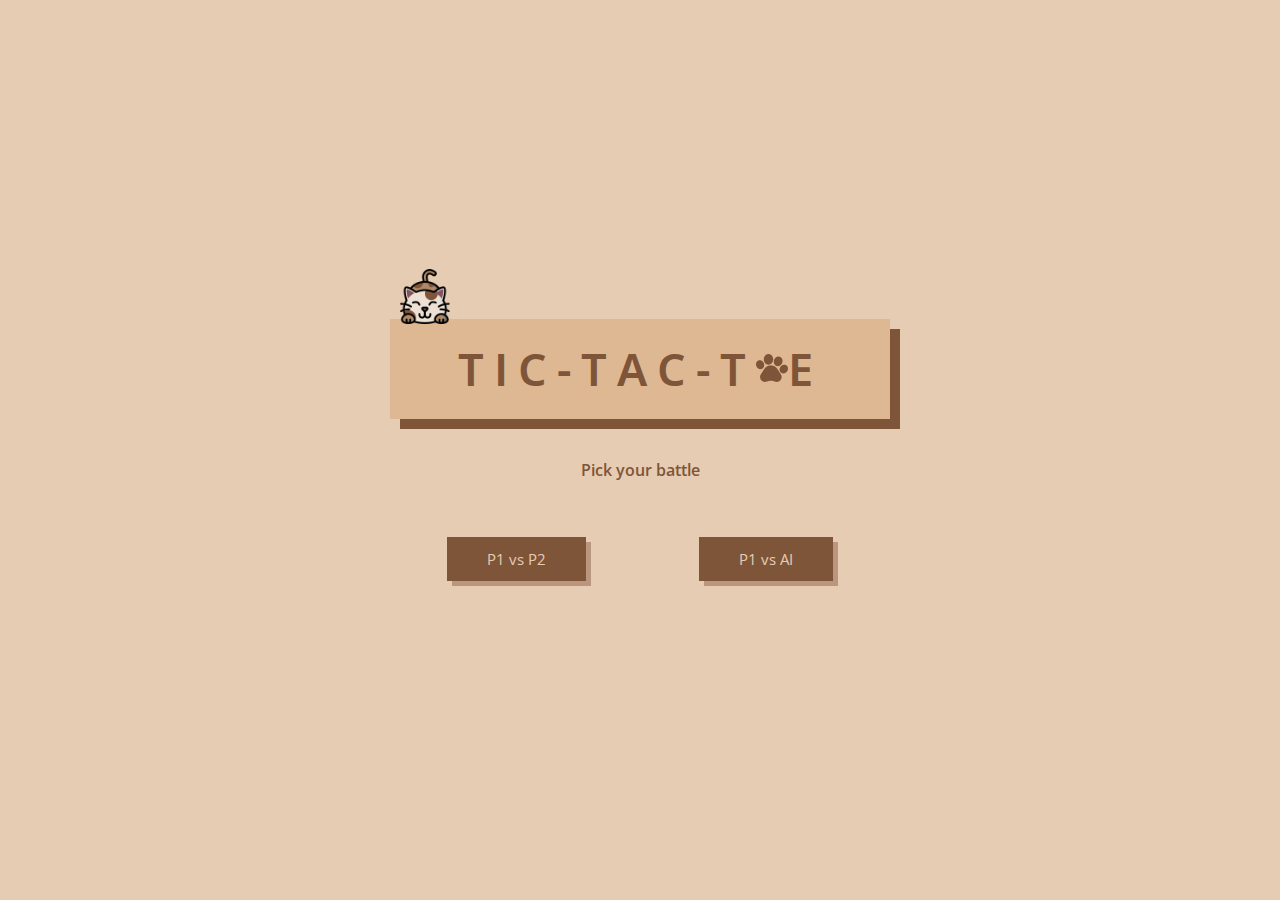
<file: index.html>
<!DOCTYPE html>

<head>
    <meta charset="UTF-8">
    <meta name="viewport" content="width=device-width, initial-scale=1.0">
    <link href="https://fonts.googleapis.com/css2?family=Open+Sans:ital,wght@0,300..800;1,300..800&display=swap" rel="stylesheet">
    <link rel="stylesheet" href="https://cdnjs.cloudflare.com/ajax/libs/font-awesome/6.5.2/css/all.min.css" integrity="sha512-SnH5WK+bZxgPHs44uWIX+LLJAJ9/2PkPKZ5QiAj6Ta86w+fsb2TkcmfRyVX3pBnMFcV7oQPJkl9QevSCWr3W6A==" crossorigin="anonymous" referrerpolicy="no-referrer" />
    <link rel="stylesheet" href="style.css">
    
    <title>HomeScreen</title>
</head>

<body>
    <main>
        <img id="cat" src="happy.png" alt="">
        <div id="title">
            <h1>TIC-TAC-T<img id="paw"  src="pawprint.png">E</h1>
        </div>
        <p>Pick your battle</p>
        <div id="buttons">
           <a href="userplayer.html"><input type="submit" value="P1 vs P2" href="userplayer.html"></a>
           <a href="AIplayer.html"><input type="submit" value="P1 vs AI"></a>
        </div>
    </main>
</body>
</file>
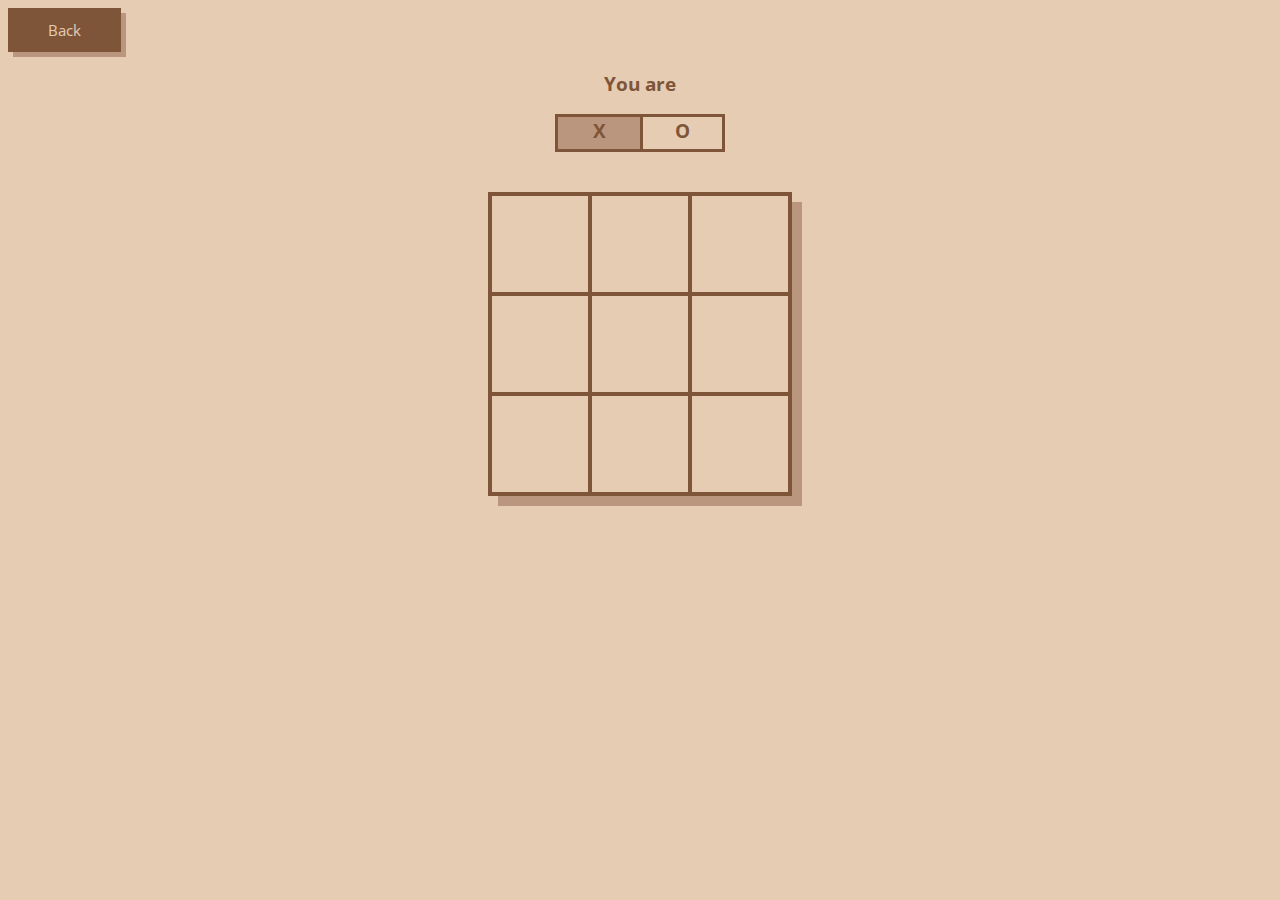
<file: AIplayer.html>
<!DOCTYPE html>

<head>
    <meta charset="UTF-8">
    <meta name="viewport" content="width=device-width, initial-scale=1.0">
    <link href="https://fonts.googleapis.com/css2?family=Open+Sans:ital,wght@0,300..800;1,300..800&display=swap" rel="stylesheet">
    <link rel="stylesheet" href="https://cdnjs.cloudflare.com/ajax/libs/font-awesome/6.5.2/css/all.min.css" integrity="sha512-SnH5WK+bZxgPHs44uWIX+LLJAJ9/2PkPKZ5QiAj6Ta86w+fsb2TkcmfRyVX3pBnMFcV7oQPJkl9QevSCWr3W6A==" crossorigin="anonymous" referrerpolicy="no-referrer" />
    <link rel="stylesheet" href="style.css">
    <title>P1 vs AI</title>
</head>

<body>
    <a href="index.html"><input type="submit" value="Back" id="HomeScreen_btn"></a>
    <div class="turn-container">
        <h3>You are</h3>
        <div class="turn-box">X</div>
        <div class="turn-box">O</div>
        <div class="bg"></div>
    </div>
    <div class="main-grid">
        <div class="box" id="0"></div>
        <div class="box" id="1"></div>
        <div class="box" id="2"></div>
        <div class="box" id="3"></div>
        <div class="box" id="4"></div>
        <div class="box" id="5"></div>
        <div class="box" id="6"></div>
        <div class="box" id="7"></div>
        <div class="box" id="8"></div>
    </div>
    <h2 id="result"></h2>
    <input type="submit" value="Reset" id="Reset_btn">
    <script src="scriptAI.js"></script>

</body>
</file>
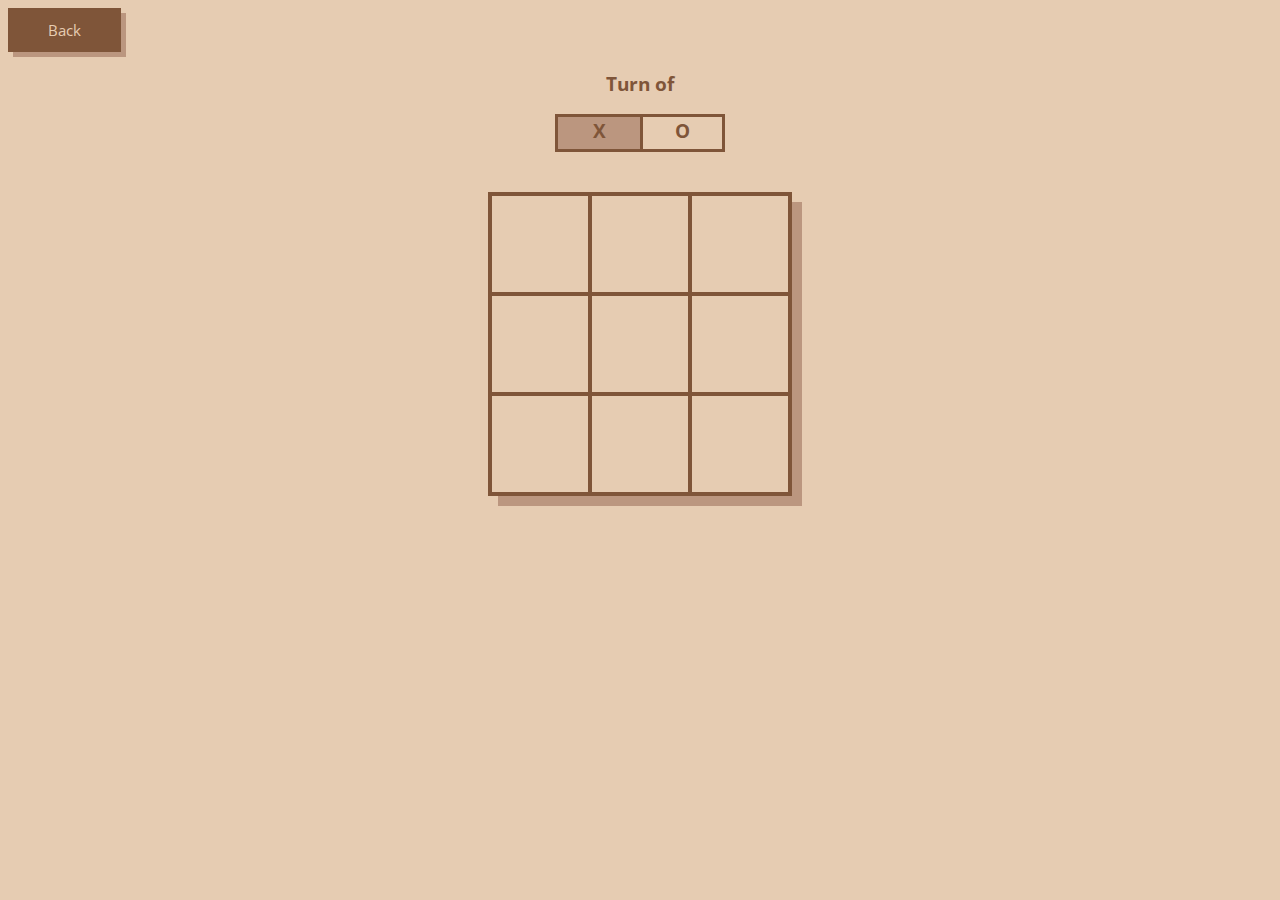
<file: userplayer.html>
<!DOCTYPE html>

<head>
    <meta charset="UTF-8">
    <meta name="viewport" content="width=device-width, initial-scale=1.0">
    <link href="https://fonts.googleapis.com/css2?family=Open+Sans:ital,wght@0,300..800;1,300..800&display=swap" rel="stylesheet">
    <link rel="stylesheet" href="https://cdnjs.cloudflare.com/ajax/libs/font-awesome/6.5.2/css/all.min.css" integrity="sha512-SnH5WK+bZxgPHs44uWIX+LLJAJ9/2PkPKZ5QiAj6Ta86w+fsb2TkcmfRyVX3pBnMFcV7oQPJkl9QevSCWr3W6A==" crossorigin="anonymous" referrerpolicy="no-referrer" />
    <link rel="stylesheet" href="style.css">
    <title>P1 vs P2</title>
</head>

<body>
    <a href="index.html"><input type="submit" value="Back" id="HomeScreen_btn"></a>
    <div class="turn-container">
        <h3>Turn of</h3>
        <div class="turn-box">X</div>
        <div class="turn-box">O</div>
        <div class="bg"></div>
    </div>
    <div class="main-grid">
        <div class="box align"></div>
        <div class="box align"></div>
        <div class="box align"></div>
        <div class="box align"></div>
        <div class="box align"></div>
        <div class="box align"></div>
        <div class="box align"></div>
        <div class="box align"></div>
        <div class="box align"></div>
    </div>
    <h2 id="result"></h2>
    <input type="submit" value="Reset" id="Reset_btn">
    <script src="script.js"></script>

</body>
</file>
<file: style.css>
*{
    font-family: 'Open Sans', sans-serif;
    transition: 0.2s ease-in-out;
    user-select: none;
}
main{
    width: 500px;
    position: absolute;
    top: 50%;
    left: 50%;
    transform: translate(-50%, -50%);
    text-align: center;
}
#cat{
    width:55px;
    height:55px;
    position:absolute;
    left:10px;
    top:-50px;
}
body{
    background-color: #E6CCB2;
}

#title{
    background-color: #DDB892;
    color: #7f5539;
    height: 100px;
    box-shadow: 10px 10px;
}
#title h1{
    letter-spacing: 10px;
    font-size: 45px;
    font-weight: 640;
    padding: 19px;
    margin: 0;
}
p{
    margin-top: 40px;
    color: #7F5539;
    font-weight: 600 ;
}
#buttons{
    display: flex;
    justify-content: space-around;
}

input[type=submit]{
    background-color: #7F5539;
    border: none;
    color: #E6CCB2;
    padding:12px;
    padding-left: 40px;
    padding-right: 40px;
    font-size: 15px;
    margin-top: 40px;
    box-shadow: 5px 5px #BB967F;
}

input[type=submit]:hover {
    background-color: #BB967F ;
    color: #7F5539;
    cursor: pointer;
    box-shadow: 5px 5px #7F5539;
}

#HomeScreen_btn{
margin: 0;
}

.turn-container{
    width: 170px;
    height: 100px;
    text-align: center;
    margin: auto;
    display: grid;
    grid-template-columns: 1fr 1fr;
    grid-template-rows: 1fr 1fr;
    position: relative;
}

.turn-container h3{
    grid-column-start: 1;
    grid-column-end: 3;
    color: #7F5539;
}

.turn-container .turn-box{
    border: 3px solid #7F5539;
    font-size: larger;
    font-weight: bold;
    color:#7F5539 ;
}

.turn-container .turn-box:nth-child(even){
 border-right: none;
}

.bg{
 position: absolute;
 bottom: 0;
 left: 0;
 width: 85px;
 height: 35px;
 background-color:#BB967F;
 z-index: -1;
}

.main-grid{
    display: grid;
    grid-template-columns: repeat(3, 1fr);
    grid-template-rows: repeat(3, 1fr);
    height: 300px;
    width: 300px;
    margin: 40px auto 30px auto;
    text-align: center;
    border: 2px solid #7F5539;
    box-shadow: 10px 10px #BB967F;
    
}

.box{
    cursor: pointer;
    font-size: 3rem;
    font-weight: bold;
    border: 2px solid #7F5539;
    color: #7F5539;
}

.box:hover{
    background-color: #BB967F;
}

#Reset_btn{
    display: block;
    margin-top: 0;
    margin-left: auto;
    margin-right: auto;
    display: none;
}


#result{
    display: block;
    text-align: center;
    margin-bottom: 10px;
    color: #7F5539;
}
</file>
